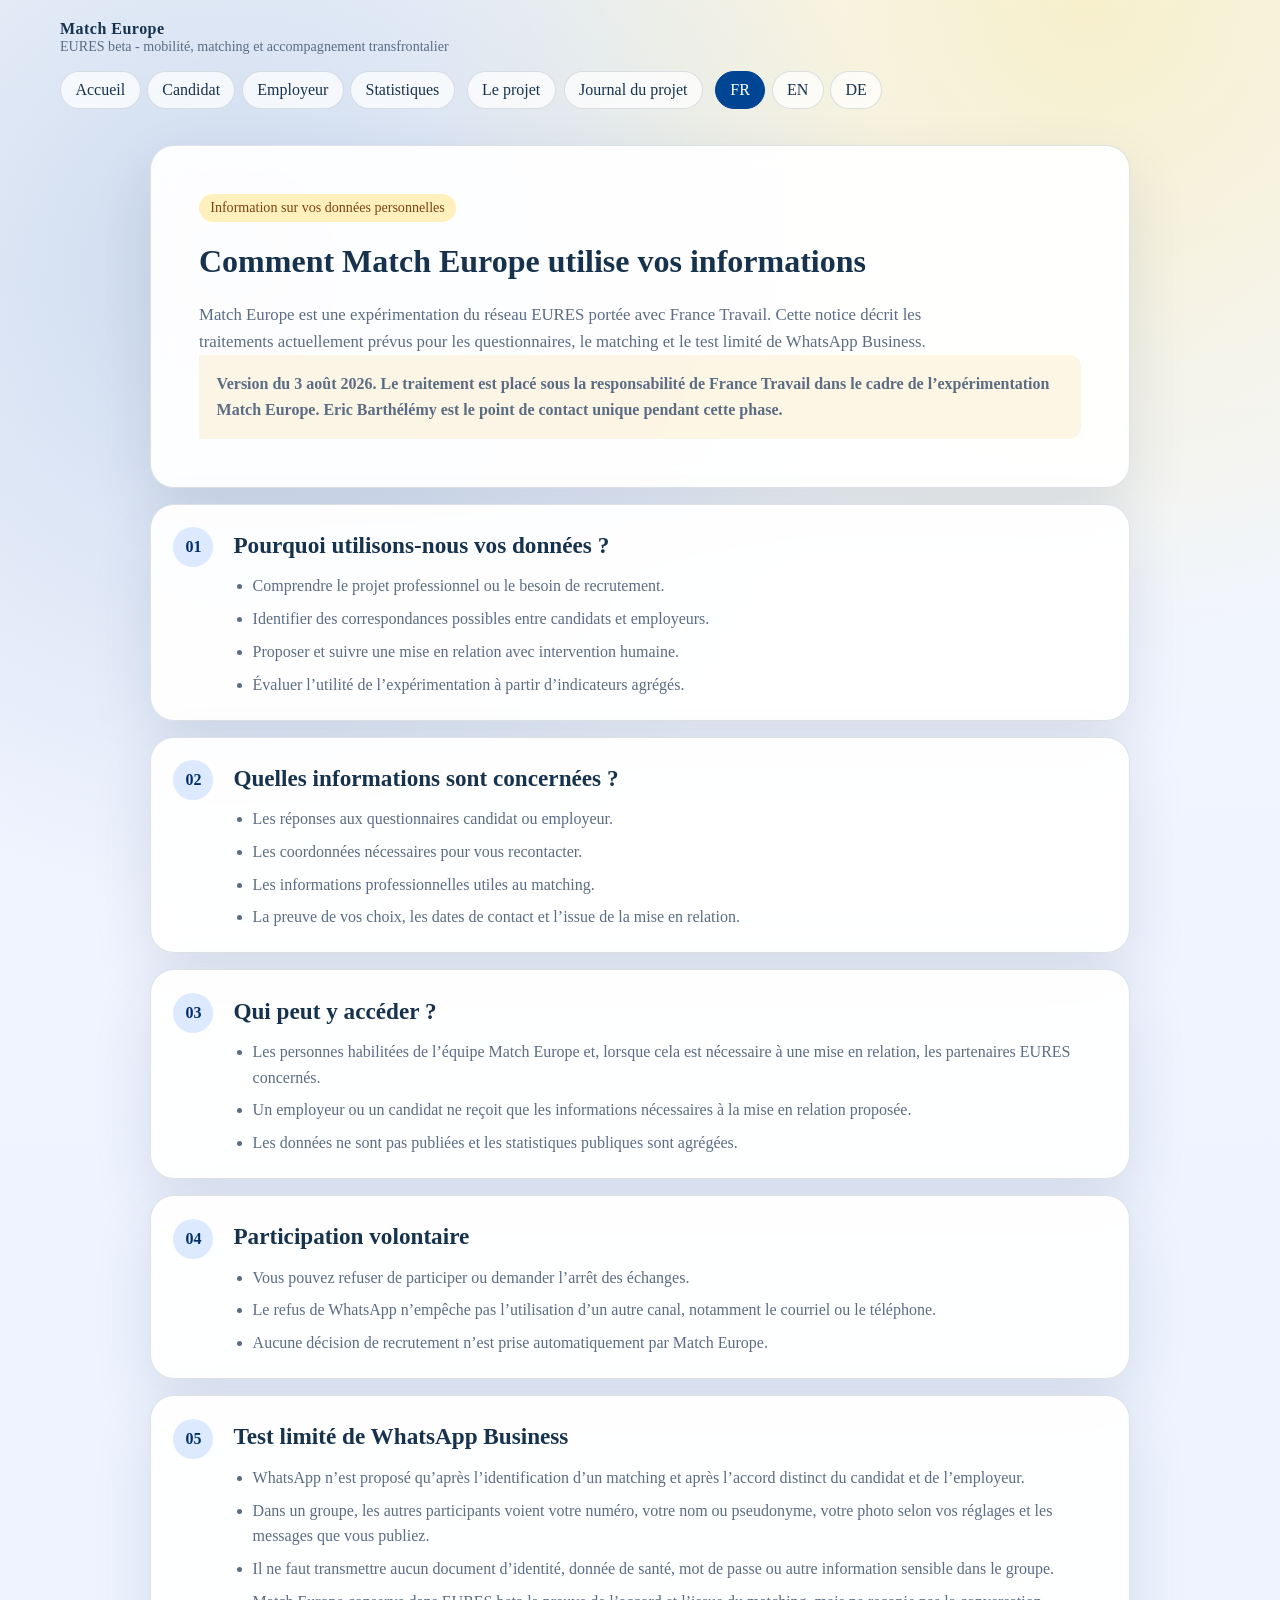
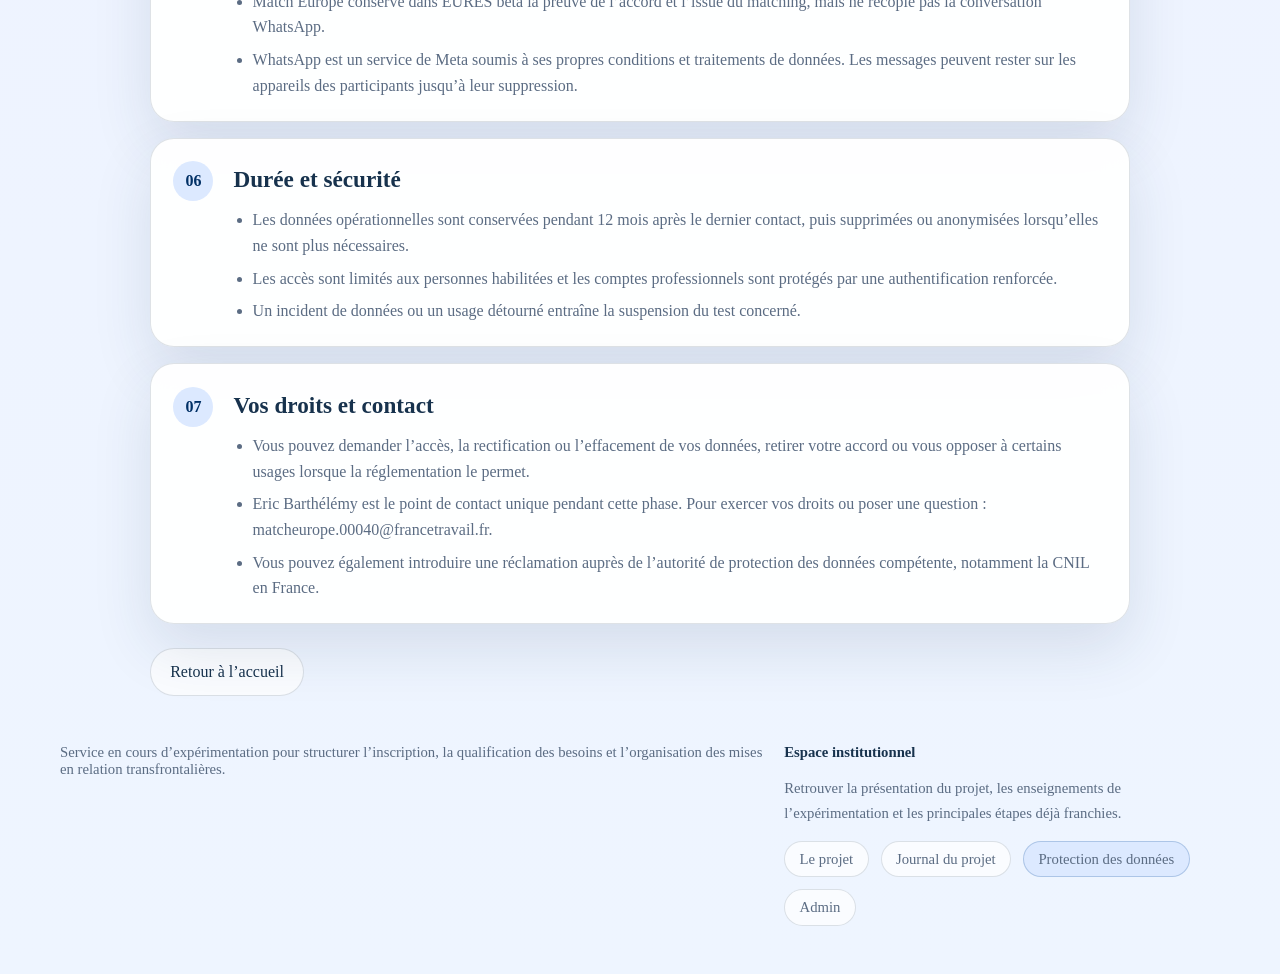
<file: forms/eures-beta/privacy.html>
<!doctype html>
<html lang="fr">
<head>
  <meta charset="utf-8">
  <meta name="viewport" content="width=device-width, initial-scale=1">
  <title>Protection des données — Match Europe</title>
  <link rel="stylesheet" href="/forms/eures-beta/site.css">
</head>
<body data-page="privacy">
  <div id="app"></div>
  <script src="/forms/eures-beta/app.js"></script>
</body>
</html>
</file>
<file: forms/eures-beta/site.css>
:root {
  color-scheme: light;
  --bg: #eef3ff;
  --bg-strong: #dfe8ff;
  --panel: rgba(255, 255, 255, 0.94);
  --panel-solid: #ffffff;
  --text: #17324d;
  --muted: #5b6c83;
  --line: rgba(23, 50, 77, 0.14);
  --accent: #004494;
  --accent-strong: #003066;
  --accent-soft: #dce9ff;
  --sun: #f6b100;
  --sun-soft: #fff0bd;
  --ft-ink: #283276;
  --ft-soft: #f4f7ff;
  --ue-blue: #004494;
  --ue-yellow: #ffcc00;
  --danger: #9f2f2f;
  --success: #1f6a42;
  --shadow: 0 24px 60px rgba(34, 58, 94, 0.12);
  --max: 1160px;
}

* {
  box-sizing: border-box;
}

html {
  scroll-behavior: smooth;
  scroll-padding-top: 1.5rem;
}

body {
  margin: 0;
  min-height: 100vh;
  color: var(--text);
  background:
    radial-gradient(circle at 18% 10%, rgba(0, 68, 148, 0.16), transparent 26%),
    radial-gradient(circle at 85% 0%, rgba(255, 204, 0, 0.20), transparent 24%),
    linear-gradient(180deg, #f6f9ff 0%, var(--bg) 45%, #eef5ff 100%);
  font-family: Georgia, "Times New Roman", serif;
}

a {
  color: inherit;
}

button,
input,
select,
textarea {
  font: inherit;
}

[hidden] {
  display: none !important;
}

.shell {
  width: min(var(--max), calc(100% - 2rem));
  margin: 0 auto;
}

.site-header {
  padding: 1.25rem 0 0.75rem;
}

.site-header .shell {
  display: flex;
  align-items: center;
  justify-content: space-between;
  gap: 1rem;
  flex-wrap: wrap;
}

.brand {
  display: flex;
  align-items: center;
  text-decoration: none;
}

.brand-copy strong {
  display: block;
  font-size: 1rem;
  letter-spacing: 0.03em;
}

.brand-copy span {
  display: block;
  font-size: 0.88rem;
  color: var(--muted);
}

.nav {
  display: flex;
  align-items: center;
  gap: 0.75rem;
  flex-wrap: wrap;
}

.nav-links,
.lang-switch {
  display: flex;
  align-items: center;
  gap: 0.4rem;
  flex-wrap: wrap;
}

.nav-links-secondary {
  gap: 0.5rem;
}

.nav-pill,
.lang-link {
  text-decoration: none;
  border: 1px solid var(--line);
  border-radius: 999px;
  padding: 0.55rem 0.9rem;
  background: rgba(255, 255, 255, 0.72);
  transition: transform 120ms ease, border-color 120ms ease, background 120ms ease;
}

.nav-pill:hover,
.lang-link:hover,
.primary-action:hover,
.secondary-action:hover {
  transform: translateY(-1px);
}

.lang-link.is-active {
  background: var(--accent);
  color: #fff;
  border-color: var(--accent);
}

.nav-pill.is-active {
  background: var(--accent-soft);
  border-color: rgba(0, 68, 148, 0.22);
}

.hero {
  padding: 2rem 0 1.5rem;
}

.hero-grid {
  display: grid;
  grid-template-columns: minmax(0, 1.5fr) minmax(300px, 0.9fr);
  gap: 1.4rem;
  align-items: stretch;
}

body[data-page="home"] .hero-grid {
  align-items: start;
}

.hero-card,
.story-card,
.surface-card,
.panel,
.stat-card,
.questionnaire-card {
  border: 1px solid var(--line);
  background: var(--panel);
  backdrop-filter: blur(12px);
  box-shadow: var(--shadow);
}

.hero-card {
  border-radius: 30px;
  padding: 2rem;
}

.eyebrow {
  display: inline-flex;
  align-items: center;
  gap: 0.5rem;
  padding: 0.35rem 0.7rem;
  border-radius: 999px;
  background: var(--sun-soft);
  color: #7a4313;
  font-size: 0.88rem;
}

.hero h1,
.questionnaire-hero h1 {
  margin: 1rem 0 0.8rem;
  font-size: clamp(2.6rem, 5vw, 5rem);
  line-height: 0.95;
  letter-spacing: -0.04em;
}

body[data-page="home"] .hero-card h1 {
  max-width: 10.5ch;
  font-size: clamp(2.9rem, 4.7vw, 4.8rem);
}

.lede {
  margin: 0;
  max-width: 48rem;
  color: var(--muted);
  line-height: 1.6;
  font-size: 1.05rem;
}

.hero-actions,
.landing-actions,
.questionnaire-actions {
  margin-top: 1.5rem;
  display: flex;
  gap: 0.9rem;
  flex-wrap: wrap;
}

.primary-action,
.secondary-action,
.ghost-action {
  display: inline-flex;
  align-items: center;
  justify-content: center;
  min-height: 48px;
  padding: 0.85rem 1.2rem;
  border-radius: 999px;
  text-decoration: none;
  border: 1px solid transparent;
  transition: transform 120ms ease, background 120ms ease, border-color 120ms ease;
}

.primary-action {
  background: var(--accent);
  color: #fff;
}

.secondary-action,
.ghost-action {
  border-color: var(--line);
  background: rgba(255, 255, 255, 0.7);
}

.story-card {
  border-radius: 28px;
  padding: 1.5rem;
  background:
    linear-gradient(180deg, rgba(27, 124, 103, 0.15), rgba(255, 255, 255, 0.82));
}

.story-card h2,
.surface-card h2,
.panel h2,
.questionnaire-card h2 {
  margin: 0 0 0.8rem;
  font-size: 1.45rem;
}

.story-card p,
.surface-card p,
.panel p,
.questionnaire-card p,
.stat-card p,
.mini-note {
  margin: 0;
  color: var(--muted);
  line-height: 1.6;
}

.mini-note {
  font-size: 0.93rem;
}

.section {
  padding: 1.5rem 0;
}

.stats-grid,
.tracks-grid,
.principles-grid,
.landing-grid,
.questionnaire-grid,
.dashboard-grid {
  display: grid;
  gap: 1rem;
}

.kpi-card {
  display: flex;
  flex-direction: column;
  justify-content: space-between;
  min-height: 160px;
}

.kpi-card strong {
  margin-top: 1rem;
  font-size: clamp(2rem, 4vw, 3rem);
  line-height: 1;
}

.stat-meta {
  margin-top: 1.25rem;
  display: grid;
  gap: 0.55rem;
  color: var(--muted);
  line-height: 1.5;
}

.table-wrap {
  margin-top: 1rem;
  overflow-x: auto;
  border: 1px solid var(--line);
  border-radius: 24px;
  background: var(--panel);
  box-shadow: var(--shadow);
}

.stats-table {
  width: 100%;
  border-collapse: collapse;
  min-width: 760px;
}

.stats-table th,
.stats-table td {
  padding: 0.95rem 1rem;
  border-bottom: 1px solid var(--line);
  text-align: left;
}

.stats-table thead th {
  background: rgba(255, 255, 255, 0.72);
  font-size: 0.92rem;
}

.stats-table tbody tr:last-child th,
.stats-table tbody tr:last-child td {
  border-bottom: 0;
}

.breakdown-panel {
  padding: 1.4rem;
}

.breakdown-list {
  display: grid;
  gap: 0.9rem;
}

.breakdown-row {
  display: grid;
  gap: 0.4rem;
}

.breakdown-head {
  display: flex;
  align-items: baseline;
  justify-content: space-between;
  gap: 1rem;
}

.breakdown-bar {
  height: 12px;
  border-radius: 999px;
  background: rgba(0, 68, 148, 0.08);
  overflow: hidden;
}

.breakdown-bar span {
  display: block;
  height: 100%;
  border-radius: inherit;
  background: linear-gradient(90deg, var(--accent), #2d7bdc);
}

.stats-grid {
  grid-template-columns: repeat(3, minmax(0, 1fr));
}

.stat-card {
  padding: 1.2rem;
  border-radius: 22px;
}

.stat-card strong {
  display: block;
  font-size: 2rem;
  margin-bottom: 0.45rem;
}

.tracks-grid,
.dashboard-grid {
  grid-template-columns: repeat(2, minmax(0, 1fr));
}

.principles-grid {
  grid-template-columns: repeat(3, minmax(0, 1fr));
}

.surface-card,
.panel {
  border-radius: 24px;
  padding: 1.35rem;
}

.editorial-card {
  display: grid;
  gap: 0.9rem;
}

.editorial-subtitle {
  color: var(--accent-strong);
  font-weight: 700;
  max-width: 32rem;
  line-height: 1.28;
}

.editorial-grid {
  display: grid;
  gap: 1rem;
  grid-template-columns: repeat(2, minmax(0, 1fr));
}

.summary-panel {
  display: grid;
  gap: 1rem;
}

.summary-grid {
  display: grid;
  gap: 0.75rem;
  grid-template-columns: repeat(auto-fit, minmax(220px, 1fr));
}

.summary-link {
  display: flex;
  align-items: center;
  min-height: 52px;
  padding: 0.85rem 1rem;
  border: 1px solid var(--line);
  border-radius: 18px;
  text-decoration: none;
  background: rgba(255, 255, 255, 0.72);
  transition: transform 120ms ease, border-color 120ms ease, background 120ms ease;
}

.summary-link:hover,
.summary-link:focus-visible {
  transform: translateY(-1px);
  border-color: rgba(0, 68, 148, 0.22);
  background: var(--accent-soft);
}

.steps-grid {
  display: grid;
  gap: 0.9rem;
  grid-template-columns: repeat(3, minmax(0, 1fr));
  margin-top: 1rem;
}

.step-card {
  display: grid;
  gap: 0.5rem;
  padding: 1rem;
  border-radius: 20px;
  border: 1px solid rgba(0, 68, 148, 0.10);
  background: linear-gradient(180deg, rgba(255, 255, 255, 0.98), rgba(244, 248, 255, 0.94));
}

.step-card strong {
  display: inline-flex;
  align-items: center;
  justify-content: center;
  width: 2rem;
  height: 2rem;
  border-radius: 999px;
  background: var(--accent);
  color: #fff;
}

.institutional-panel,
.footer-grid,
.journal-list {
  display: grid;
  gap: 1rem;
}

.institutional-panel {
  grid-template-columns: minmax(0, 1.5fr) auto;
  align-items: center;
}

.institutional-copy h2,
.closing-panel h2,
.journal-entry h2 {
  margin: 0.6rem 0 0.8rem;
}

.institutional-copy p,
.footer-links p,
.journal-block p {
  color: var(--muted);
  line-height: 1.7;
}

.institutional-actions,
.footer-actions {
  display: flex;
  gap: 0.75rem;
  flex-wrap: wrap;
}

.journal-entry {
  border-left: 6px solid var(--accent);
}

.journal-date {
  color: var(--accent-strong);
  font-weight: 700;
  letter-spacing: 0.02em;
}

.journal-block + .journal-block {
  margin-top: 1rem;
}

.journal-block h3 {
  margin: 0 0 0.45rem;
  font-size: 1rem;
}

.panel ul,
.surface-card ul,
.questionnaire-card ul {
  margin: 0.9rem 0 0;
  padding-left: 1.2rem;
  color: var(--muted);
  line-height: 1.6;
}

.panel li + li,
.surface-card li + li,
.questionnaire-card li + li {
  margin-top: 0.45rem;
}

.tracks-grid .surface-card {
  min-height: 100%;
}

.landing-grid {
  grid-template-columns: minmax(0, 1.15fr) minmax(260px, 0.85fr);
}

.landing-card {
  padding: 1.7rem;
  border-radius: 28px;
}

.landing-card .kicker {
  color: #7a4313;
  text-transform: uppercase;
  letter-spacing: 0.08em;
  font-size: 0.78rem;
}

.landing-card h1 {
  margin: 0.8rem 0 0.75rem;
  font-size: clamp(2.1rem, 4.2vw, 4rem);
  line-height: 1;
}

.landing-side {
  display: grid;
  gap: 1rem;
}

.tag-row {
  display: flex;
  gap: 0.55rem;
  flex-wrap: wrap;
  margin-top: 1rem;
}

.tag {
  display: inline-flex;
  align-items: center;
  min-height: 34px;
  padding: 0.35rem 0.7rem;
  border-radius: 999px;
  background: rgba(0, 68, 148, 0.09);
  color: var(--accent-strong);
  font-size: 0.88rem;
}

.candidate-landing-page {
  padding-top: 0.9rem;
}

.candidate-landing-layout {
  display: grid;
  grid-template-columns: minmax(0, 1.3fr) minmax(290px, 0.7fr);
  gap: 1.2rem;
  align-items: start;
}

.candidate-letter,
.candidate-sidebar {
  display: grid;
  gap: 1rem;
}

.candidate-letter {
  border: 1px solid rgba(0, 68, 148, 0.14);
  background:
    linear-gradient(180deg, rgba(220, 233, 255, 0.85), rgba(255, 255, 255, 0.98) 22%),
    var(--panel-solid);
  border-radius: 30px;
  box-shadow: var(--shadow);
  padding: 1.6rem;
}

.candidate-logos {
  display: flex;
  align-items: center;
  justify-content: space-between;
  gap: 1rem;
  flex-wrap: wrap;
  padding-bottom: 1.1rem;
  border-bottom: 1px solid rgba(0, 68, 148, 0.12);
}

.partner-logos {
  margin-bottom: 1rem;
}

.candidate-logos img {
  display: block;
  max-width: 100%;
}

.logo-eures {
  height: 42px;
}

.logo-eu {
  height: 52px;
}

.candidate-badge {
  display: inline-flex;
  align-items: center;
  gap: 0.7rem;
  min-height: 52px;
  padding: 0.7rem 1rem;
  border-radius: 18px;
  background: var(--ft-soft);
  border: 1px solid rgba(40, 50, 118, 0.12);
  color: var(--ft-ink);
  font-family: Marianne, Arial, sans-serif;
  font-weight: 700;
}

.logo-france-travail {
  width: 28px;
  height: 28px;
}

.candidate-letter-head h1 {
  margin: 0.85rem 0 0.7rem;
  font-size: clamp(2.4rem, 4.3vw, 4.2rem);
  line-height: 0.98;
  letter-spacing: -0.04em;
}

.candidate-message,
.candidate-about,
.candidate-info-card {
  border-radius: 24px;
}

.candidate-message {
  padding: 1.35rem;
  background: linear-gradient(180deg, rgba(255, 255, 255, 0.96), rgba(247, 250, 255, 0.96));
  border: 1px solid rgba(0, 68, 148, 0.10);
}

.candidate-message h2,
.candidate-about h2,
.candidate-info-card h2 {
  margin: 0 0 0.8rem;
  font-size: 1.35rem;
}

.candidate-message p,
.candidate-about p,
.candidate-info-card p {
  color: var(--muted);
  line-height: 1.7;
}

.candidate-message p + p,
.candidate-about p + p {
  margin-top: 0.9rem;
}

.candidate-highlight {
  margin: 1rem 0 0;
  padding: 1rem 1.05rem;
  border-left: 6px solid var(--ue-yellow);
  border-radius: 0 18px 18px 0;
  background: linear-gradient(90deg, rgba(255, 204, 0, 0.17), rgba(0, 68, 148, 0.05));
  color: var(--accent-strong);
  font-weight: 700;
  line-height: 1.6;
}

.candidate-about {
  padding: 1.25rem 1.35rem;
  background: rgba(0, 68, 148, 0.05);
  border: 1px solid rgba(0, 68, 148, 0.10);
}

.candidate-sidebar {
  align-self: start;
}

.candidate-info-card {
  padding: 1.25rem;
}

.questionnaire-shell {
  padding: 1.5rem 0 3rem;
}

.questionnaire-shell .shell {
  width: min(1320px, calc(100% - 2rem));
}

.questionnaire-hero {
  display: grid;
  gap: 0.95rem;
  margin-bottom: 0.4rem;
  padding-bottom: 1.2rem;
  border-bottom: 1px solid rgba(0, 68, 148, 0.10);
}

.questionnaire-grid {
  grid-template-columns: minmax(0, 1.75fr) minmax(290px, 0.72fr);
  gap: 1.35rem;
  align-items: start;
}

.questionnaire-card {
  border-radius: 28px;
  padding: 1.7rem;
}

.questionnaire-letter {
  gap: 1.2rem;
  padding: 1.8rem;
}

.questionnaire-form {
  display: grid;
  gap: 1.15rem;
  margin-top: 1.15rem;
}

.questionnaire-hero .candidate-highlight {
  margin-top: 1.15rem;
}

.form-section {
  display: grid;
  gap: 0.95rem;
  padding: 1.2rem;
  border: 1px solid rgba(0, 68, 148, 0.10);
  border-radius: 24px;
  background: linear-gradient(180deg, rgba(255, 255, 255, 0.98), rgba(244, 248, 255, 0.94));
  box-shadow: 0 12px 28px rgba(34, 58, 94, 0.05);
}

.form-section + .form-section {
  border-top: 1px solid rgba(0, 68, 148, 0.10);
}

.form-section h3 {
  margin: 0;
  font-size: 1.38rem;
  line-height: 1.15;
}

.section-intro {
  display: grid;
  gap: 0.4rem;
  padding: 0.85rem 1rem;
  border-radius: 18px;
  background: rgba(0, 68, 148, 0.05);
  border: 1px solid rgba(0, 68, 148, 0.08);
}

.section-intro .mini-note {
  margin: 0;
}

.form-grid {
  display: grid;
  gap: 0.95rem;
  grid-template-columns: repeat(2, minmax(0, 1fr));
}

.field,
.fieldset {
  display: grid;
  gap: 0.45rem;
}

.field span,
.fieldset legend {
  font-size: 0.94rem;
  font-weight: 700;
}

.field input,
.field select,
.field textarea,
.checkbox-pill {
  width: 100%;
}

.field input,
.field select,
.field textarea {
  border: 1px solid rgba(31, 44, 42, 0.16);
  border-radius: 16px;
  background: var(--panel-solid);
  padding: 0.85rem 0.95rem;
  color: var(--text);
}

.field textarea {
  min-height: 110px;
  resize: vertical;
}

.field input:focus,
.field select:focus,
.field textarea:focus {
  outline: 2px solid rgba(27, 124, 103, 0.2);
  outline-offset: 1px;
  border-color: var(--accent);
}

.fieldset {
  border: 0;
  padding: 0;
  margin: 0;
}

.fieldset legend .mini-note {
  display: inline-block;
  margin-left: 0.35rem;
}

.choice-grid {
  display: flex;
  gap: 0.6rem;
  flex-wrap: wrap;
}

.checkbox-pill {
  position: relative;
  display: inline-flex;
  align-items: center;
  gap: 0.6rem;
  width: auto;
  min-height: 42px;
  border: 1px solid rgba(31, 44, 42, 0.14);
  background: rgba(255, 255, 255, 0.8);
  border-radius: 16px;
  padding: 0.6rem 0.9rem;
  cursor: pointer;
  transition: border-color 120ms ease, background 120ms ease, box-shadow 120ms ease, transform 120ms ease;
}

.checkbox-pill:hover {
  border-color: rgba(0, 68, 148, 0.26);
  background: rgba(255, 255, 255, 0.96);
}

.checkbox-pill:has(input:checked) {
  border-color: var(--accent);
  background: var(--accent-soft);
  box-shadow: inset 0 0 0 1px rgba(0, 68, 148, 0.12);
}

.checkbox-pill:focus-within {
  outline: 2px solid rgba(0, 68, 148, 0.18);
  outline-offset: 2px;
}

.checkbox-pill input {
  position: absolute;
  opacity: 0;
  pointer-events: none;
  width: 1px;
  height: 1px;
  margin: 0;
}

.consent-pill {
  align-items: flex-start;
  width: 100%;
  border-radius: 18px;
}

.consent-pill input {
  position: static;
  opacity: 1;
  pointer-events: auto;
  width: 18px;
  height: 18px;
  min-width: 18px;
  margin-top: 0.18rem;
  accent-color: var(--accent);
}

.privacy-inline-link {
  margin: 0.8rem 0 0;
  color: var(--muted);
  font-size: 0.9rem;
  line-height: 1.5;
}

.privacy-inline-link a {
  color: var(--accent-strong);
  font-weight: 700;
}

.privacy-shell {
  max-width: 980px;
}

.privacy-hero {
  padding: clamp(1.5rem, 4vw, 3rem);
}

.privacy-draft {
  margin: 1.4rem 0 0;
  padding: 1rem 1.1rem;
  border-left: 4px solid var(--gold);
  border-radius: 0 12px 12px 0;
  background: rgba(242, 192, 76, 0.14);
  line-height: 1.55;
}

.privacy-sections {
  display: grid;
  gap: 1rem;
  margin: 1rem 0 1.5rem;
}

.privacy-section {
  display: grid;
  grid-template-columns: 44px minmax(0, 1fr);
  gap: 1rem;
  padding: 1.4rem;
}

.privacy-index {
  display: grid;
  place-items: center;
  width: 40px;
  height: 40px;
  border-radius: 50%;
  background: var(--accent-soft);
  color: var(--accent-strong);
  font-weight: 800;
}

.privacy-section h2 {
  margin-top: 0.3rem;
}

.privacy-section ul {
  margin-bottom: 0;
}

@media (max-width: 620px) {
  .privacy-section {
    grid-template-columns: 1fr;
  }
}

.status {
  min-height: 1.2rem;
  color: var(--muted);
}

.status[data-state="success"] {
  color: var(--success);
}

.status[data-state="error"] {
  color: var(--danger);
}

.limit-note {
  margin: 0.35rem 0 0;
  color: var(--danger);
  font-size: 0.92rem;
  line-height: 1.5;
}

.uuid-box {
  margin-top: 0.8rem;
  padding: 0.9rem 1rem;
  border-radius: 16px;
  background: rgba(0, 68, 148, 0.08);
  color: var(--accent-strong);
  font-size: 0.92rem;
}

.matrix-wrap {
  overflow-x: auto;
  border: 1px solid rgba(23, 50, 77, 0.12);
  border-radius: 20px;
  background: rgba(255, 255, 255, 0.85);
}

.matrix-table {
  width: 100%;
  min-width: 640px;
  border-collapse: collapse;
}

.matrix-table th,
.matrix-table td {
  padding: 0.8rem 0.7rem;
  border-bottom: 1px solid rgba(23, 50, 77, 0.10);
  text-align: center;
}

.matrix-table thead th {
  background: linear-gradient(180deg, rgba(220, 233, 255, 0.9), rgba(244, 248, 255, 0.95));
  color: var(--accent-strong);
  font-size: 0.92rem;
}

.matrix-table tbody th {
  text-align: left;
  font-weight: 600;
  color: var(--text);
  background: rgba(255, 255, 255, 0.55);
}

.matrix-table tr:last-child th,
.matrix-table tr:last-child td {
  border-bottom: 0;
}

.ranking-grid {
  display: grid;
  gap: 0.9rem;
}

.rank-field {
  padding: 0.9rem;
  border-radius: 18px;
  border: 1px solid rgba(23, 50, 77, 0.10);
  background: rgba(255, 255, 255, 0.72);
}

.candidate-sidebar {
  position: sticky;
  top: 1.15rem;
}

.candidate-sidebar .candidate-info-card {
  padding: 1.15rem 1.2rem;
  border-radius: 22px;
  background: linear-gradient(180deg, rgba(255, 255, 255, 0.96), rgba(246, 249, 255, 0.96));
  border: 1px solid rgba(0, 68, 148, 0.10);
  box-shadow: 0 14px 30px rgba(34, 58, 94, 0.08);
}

.candidate-sidebar .candidate-info-card h2 {
  font-size: 1.22rem;
  line-height: 1.05;
}

.questionnaire-hero h1 {
  max-width: 11ch;
  font-size: clamp(3.15rem, 5.2vw, 5.5rem);
  line-height: 0.92;
}

.questionnaire-hero .lede {
  max-width: 60rem;
  font-size: 1.08rem;
}

.footer {
  padding: 1.5rem 0 3rem;
  color: var(--muted);
  font-size: 0.92rem;
}

.footer-grid {
  grid-template-columns: minmax(0, 1.3fr) minmax(280px, 0.8fr);
  align-items: start;
}

.footer-links strong {
  display: block;
  color: var(--text);
  margin-bottom: 0.4rem;
}

@media (max-width: 940px) {
  .hero-grid,
  .editorial-grid,
  .steps-grid,
  .summary-grid,
  .institutional-panel,
  .footer-grid,
  .landing-grid,
  .candidate-landing-layout,
  .questionnaire-grid,
  .tracks-grid,
  .dashboard-grid {
    grid-template-columns: 1fr;
  }

  .stats-grid,
  .principles-grid {
    grid-template-columns: 1fr;
  }
}

@media (max-width: 720px) {
  .shell {
    width: min(var(--max), calc(100% - 1rem));
  }

  .site-header {
    padding: 0.9rem 0 0.55rem;
  }

  .site-header .shell {
    align-items: flex-start;
    gap: 0.75rem;
  }

  .brand-copy strong {
    font-size: 0.95rem;
  }

  .brand-copy span {
    font-size: 0.8rem;
    max-width: 18rem;
  }

  .nav {
    width: 100%;
    flex-direction: column;
    align-items: stretch;
    gap: 0.5rem;
  }

  .nav-links,
  .nav-links-secondary,
  .lang-switch {
    width: 100%;
    flex-wrap: nowrap;
    overflow-x: auto;
    gap: 0.35rem;
    padding-bottom: 0.15rem;
    scrollbar-width: none;
  }

  .nav-links::-webkit-scrollbar,
  .nav-links-secondary::-webkit-scrollbar,
  .lang-switch::-webkit-scrollbar {
    display: none;
  }

  .nav-pill,
  .lang-link {
    padding: 0.48rem 0.78rem;
    font-size: 0.96rem;
  }

  .hero-card,
  .story-card,
  .landing-card,
  .candidate-letter,
  .questionnaire-card,
  .surface-card,
  .panel,
  .stat-card {
    border-radius: 22px;
    padding: 1.15rem;
  }

  .candidate-logos {
    align-items: flex-start;
  }

  .logo-eures {
    height: 34px;
  }

  .logo-eu {
    height: 46px;
  }

  .form-grid {
    grid-template-columns: 1fr;
  }

  .hero h1,
  .questionnaire-hero h1,
  .landing-card h1 {
    font-size: clamp(2.1rem, 11vw, 3rem);
  }

  body[data-page="home"] .hero-card h1 {
    max-width: none;
    font-size: clamp(2.35rem, 10.4vw, 3.35rem);
    line-height: 0.98;
  }

  .hero .lede,
  .editorial-card .lede {
    font-size: 1rem;
  }

  .editorial-subtitle {
    font-size: 1.08rem;
    max-width: none;
  }
}
</file>
